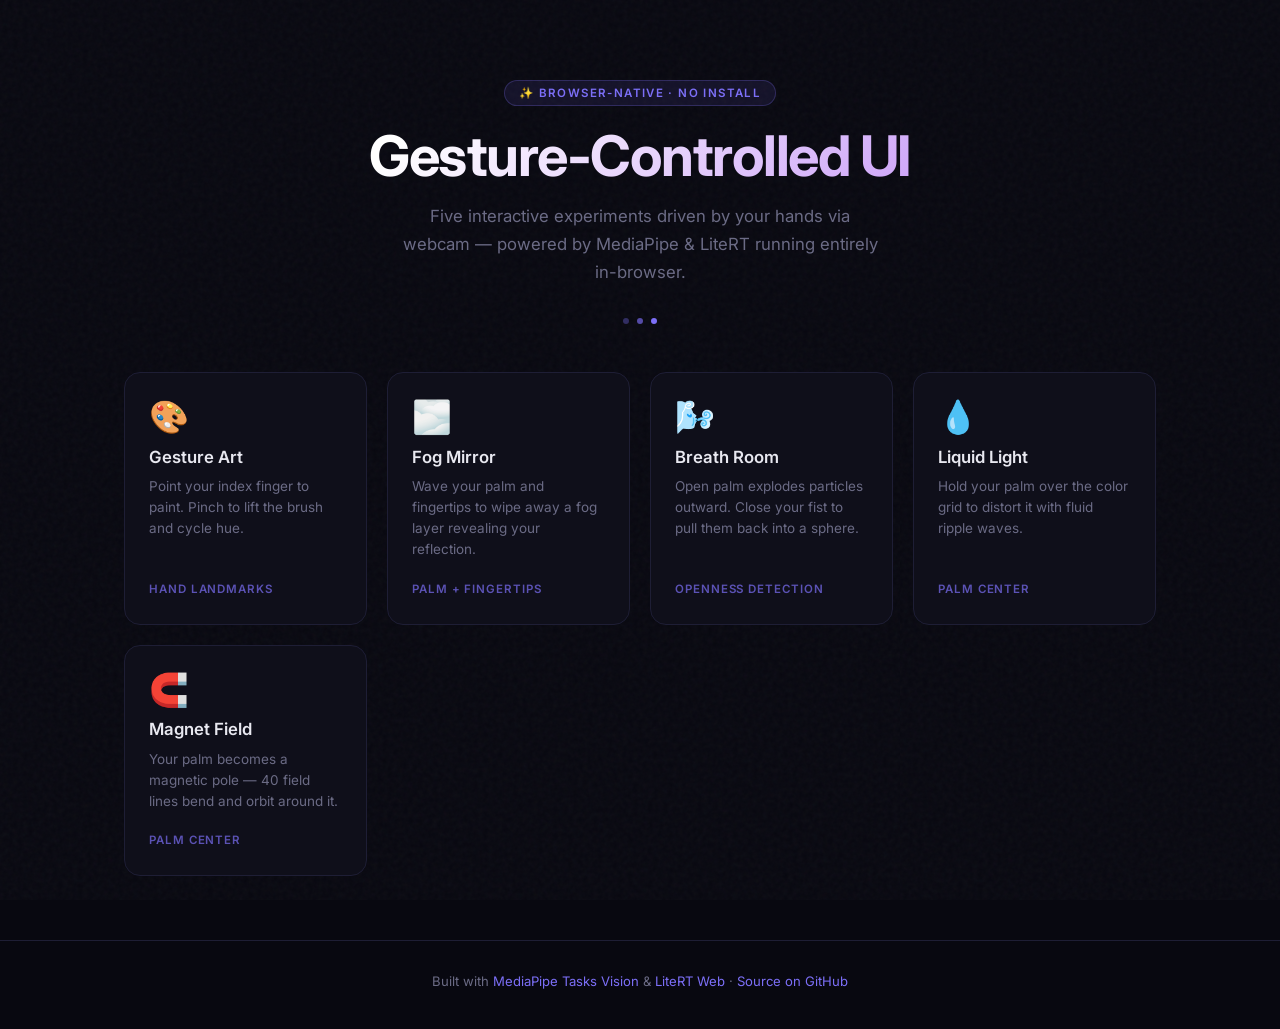
<file: index.html>
<!DOCTYPE html>
<html lang="en">
<head>
  <meta charset="UTF-8" />
  <meta name="viewport" content="width=device-width, initial-scale=1.0" />
  <title>Gesture-Controlled UI</title>
  <link rel="preconnect" href="https://fonts.googleapis.com">
  <link rel="preconnect" href="https://fonts.gstatic.com" crossorigin>
  <link href="https://fonts.googleapis.com/css2?family=Inter:wght@400;500;600;700&display=swap" rel="stylesheet">
  <link rel="stylesheet" href="assets/css/main.css" />
</head>
<body>
  <header class="hero">
    <div class="hero-badge">✨ Browser-native · No install</div>
    <h1>Gesture-Controlled UI</h1>
    <p>Five interactive experiments driven by your hands via webcam — powered by MediaPipe &amp; LiteRT running entirely in-browser.</p>
    <div class="hero-dots"><span></span><span></span><span></span></div>
  </header>

  <main class="experiment-grid">
    <a class="card" href="experiments/gesture-art.html">
      <div class="card-icon">🎨</div>
      <h2>Gesture Art</h2>
      <p>Point your index finger to paint. Pinch to lift the brush and cycle hue.</p>
      <div class="card-tag">Hand Landmarks</div>
    </a>
    <a class="card" href="experiments/fog-mirror.html">
      <div class="card-icon">🌫️</div>
      <h2>Fog Mirror</h2>
      <p>Wave your palm and fingertips to wipe away a fog layer revealing your reflection.</p>
      <div class="card-tag">Palm + Fingertips</div>
    </a>
    <a class="card" href="experiments/breath-room.html">
      <div class="card-icon">🌬️</div>
      <h2>Breath Room</h2>
      <p>Open palm explodes particles outward. Close your fist to pull them back into a sphere.</p>
      <div class="card-tag">Openness Detection</div>
    </a>
    <a class="card" href="experiments/liquid-light.html">
      <div class="card-icon">💧</div>
      <h2>Liquid Light</h2>
      <p>Hold your palm over the color grid to distort it with fluid ripple waves.</p>
      <div class="card-tag">Palm Center</div>
    </a>
    <a class="card" href="experiments/magnet-field.html">
      <div class="card-icon">🧲</div>
      <h2>Magnet Field</h2>
      <p>Your palm becomes a magnetic pole — 40 field lines bend and orbit around it.</p>
      <div class="card-tag">Palm Center</div>
    </a>
  </main>

  <footer>
    Built with <a href="https://developers.google.com/mediapipe" target="_blank">MediaPipe Tasks Vision</a> &amp;
    <a href="https://developers.google.com/edge/litert/web/get_started" target="_blank">LiteRT Web</a> &middot;
    <a href="https://github.com/Lolz365/gesture-controlled-ui" target="_blank">Source on GitHub</a>
  </footer>

  <script>
    // Animated card entrance
    const cards = document.querySelectorAll('.card');
    const io = new IntersectionObserver(entries => {
      entries.forEach((e, i) => {
        if (e.isIntersecting) {
          e.target.style.animation = `fadeUp 0.45s ${i * 0.07}s both ease-out`;
          io.unobserve(e.target);
        }
      });
    }, { threshold: 0.1 });
    cards.forEach(c => io.observe(c));
  </script>
  <style>
    @keyframes fadeUp {
      from { opacity: 0; transform: translateY(22px); }
      to   { opacity: 1; transform: translateY(0); }
    }
  </style>
</body>
</html>
</file>
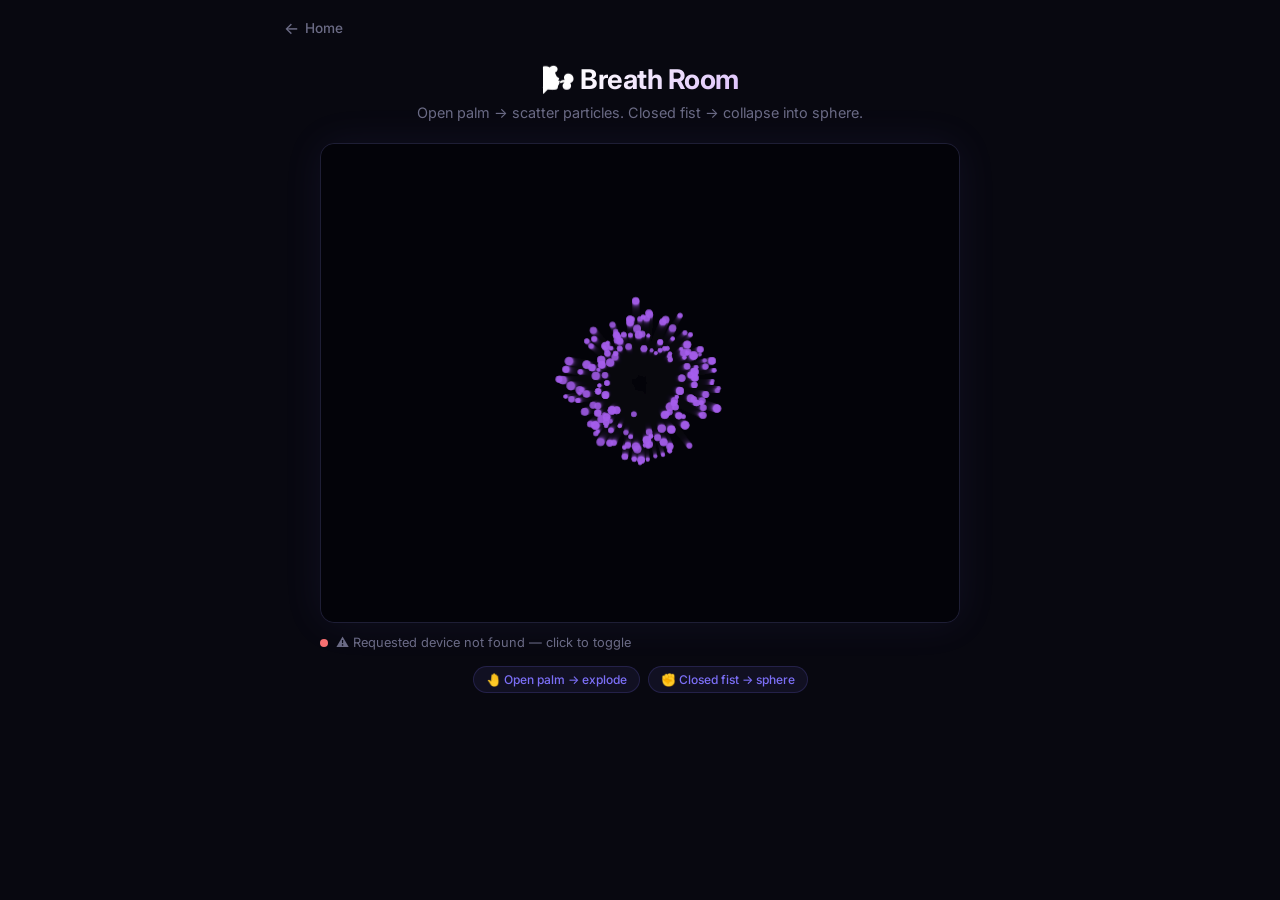
<file: experiments/breath-room.html>
<!DOCTYPE html>
<html lang="en">
<head>
  <meta charset="UTF-8" />
  <meta name="viewport" content="width=device-width, initial-scale=1.0" />
  <title>Breath Room · gesture-controlled-ui</title>
  <link rel="preconnect" href="https://fonts.googleapis.com">
  <link href="https://fonts.googleapis.com/css2?family=Inter:wght@400;500;600;700&display=swap" rel="stylesheet">
  <link rel="stylesheet" href="../assets/css/experiment.css" />
</head>
<body>
  <nav><a href="../index.html">Home</a></nav>
  <div class="exp-header">
    <h1>🌬️ Breath Room</h1>
    <p>Open palm → scatter particles. Closed fist → collapse into sphere.</p>
  </div>

  <div id="stage">
    <video id="webcam" playsinline muted></video>
    <canvas id="canvas" class="layer"></canvas>
  </div>

  <div id="status-bar">
    <div class="status-dot loading" id="dot"></div>
    <span id="status">Loading MediaPipe…</span>
  </div>

  <div class="hints">
    <span class="hint">🤚 Open palm → explode</span>
    <span class="hint">✊ Closed fist → sphere</span>
  </div>

  <script type="module">
    import { startWebcam } from '../assets/js/webcam.js';
    import { initHandTracker, detectHands, palmCenter, handOpenness } from '../assets/js/hand-tracker.js';

    const video  = document.getElementById('webcam');
    const canvas = document.getElementById('canvas');
    const dot    = document.getElementById('dot');
    const status = document.getElementById('status');
    const stage  = document.getElementById('stage');
    const W = stage.offsetWidth || 640, H = stage.offsetHeight || 480;
    canvas.width = W; canvas.height = H;
    video.width = W; video.height = H;
    const ctx = canvas.getContext('2d');
    const COUNT = 180, CX = W/2, CY = H/2;

    const particles = Array.from({length:COUNT},(_,i)=>{
      const a=(i/COUNT)*Math.PI*2, rad=10+Math.random()*20;
      return { x:CX+Math.cos(a)*rad, y:CY+Math.sin(a)*rad, vx:0, vy:0,
               r:1.8+Math.random()*2.5, alpha:0.5+Math.random()*0.45,
               hx:CX+Math.cos(a)*(30+Math.random()*50), hy:CY+Math.sin(a)*(30+Math.random()*50) };
    });

    let palmX=CX, palmY=CY, openness=0.5;
    function setStatus(msg,state){status.textContent=msg;dot.className='status-dot '+state;}

    function runParticles() {
      ctx.fillStyle='rgba(8,8,16,0.18)'; ctx.fillRect(0,0,W,H);
      particles.forEach(p=>{
        if(openness>0.55){
          const dx=p.x-palmX,dy=p.y-palmY,dist=Math.sqrt(dx*dx+dy*dy)||1,force=(openness-0.55)*3.5;
          p.vx+=(dx/dist)*force; p.vy+=(dy/dist)*force;
        } else {
          const force=(0.55-openness)*4.5;
          p.vx+=(p.hx-p.x)*0.015*force; p.vy+=(p.hy-p.y)*0.015*force;
        }
        p.vx*=0.93; p.vy*=0.93; p.x+=p.vx; p.y+=p.vy;
        if(p.x<0)p.x=W; if(p.x>W)p.x=0; if(p.y<0)p.y=H; if(p.y>H)p.y=0;
        const hue=openness>0.55?'200,90%,65%':'270,80%,65%';
        ctx.beginPath(); ctx.arc(p.x,p.y,p.r,0,Math.PI*2);
        ctx.fillStyle=`hsla(${hue},${p.alpha})`; ctx.fill();
      });
    }

    async function main() {
      setStatus('Requesting webcam…','loading');
      await startWebcam(video);
      setStatus('Loading hand model…','loading');
      await initHandTracker();
      setStatus('Ready — show your hand!','ready');
      function loop(){
        const lm=detectHands(video);
        const palm=palmCenter(lm,W,H);
        if(palm){ palmX=W-palm.x; palmY=palm.y; const o=handOpenness(lm,W,H); if(o!==null) openness=openness*0.85+o*0.15; }
        runParticles();
        requestAnimationFrame(loop);
      }
      loop();
    }

    main().catch(err=>{
      setStatus('⚠️ '+err.message+' — click to toggle','error');
      let tog=false;
      canvas.addEventListener('click',()=>{ tog=!tog; openness=tog?1:0; });
      canvas.addEventListener('pointermove',e=>{ const r=canvas.getBoundingClientRect(); palmX=e.clientX-r.left; palmY=e.clientY-r.top; });
      (function loop(){ runParticles(); requestAnimationFrame(loop); })();
    });
  </script>
</body>
</html>
</file>
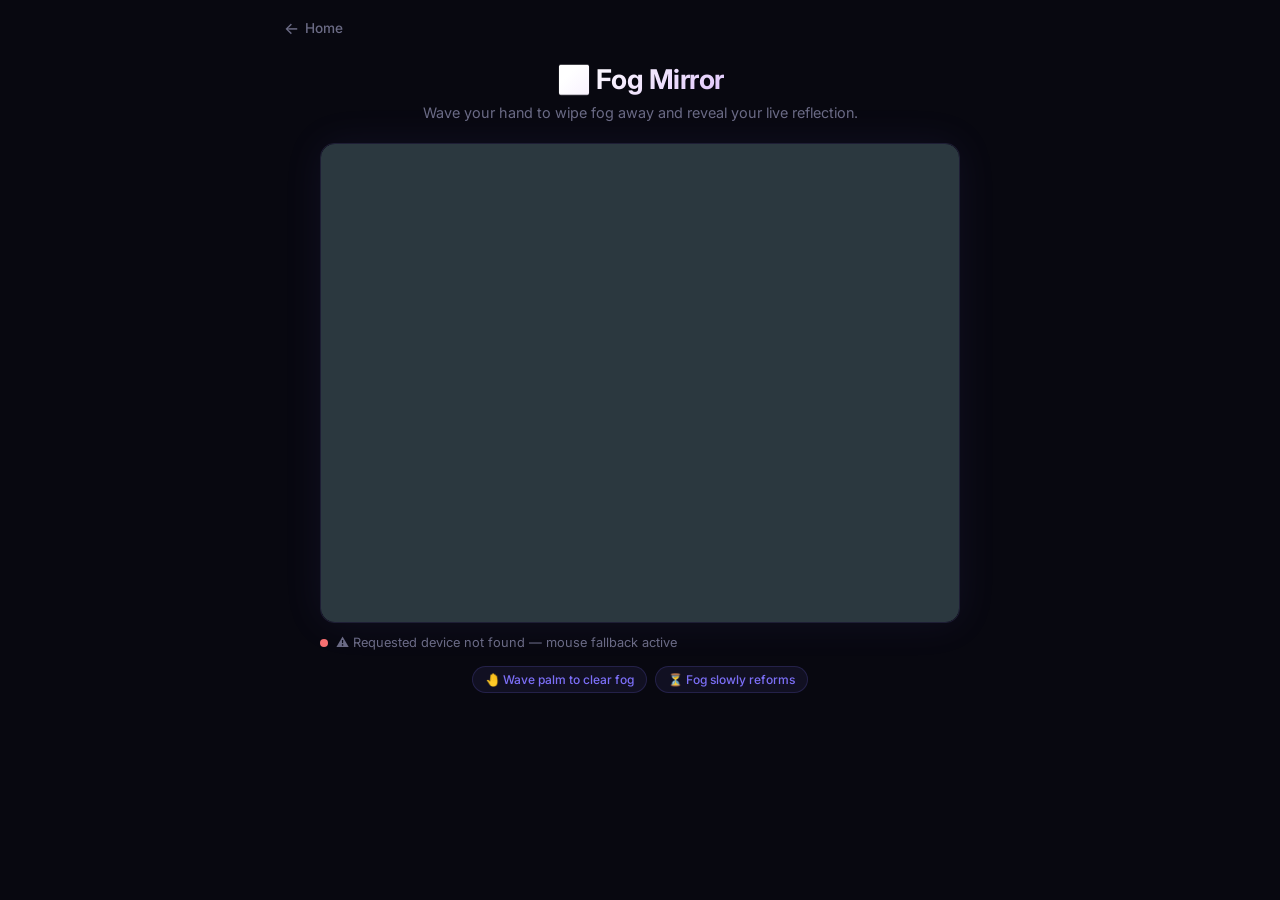
<file: experiments/fog-mirror.html>
<!DOCTYPE html>
<html lang="en">
<head>
  <meta charset="UTF-8" />
  <meta name="viewport" content="width=device-width, initial-scale=1.0" />
  <title>Fog Mirror · gesture-controlled-ui</title>
  <link rel="preconnect" href="https://fonts.googleapis.com">
  <link href="https://fonts.googleapis.com/css2?family=Inter:wght@400;500;600;700&display=swap" rel="stylesheet">
  <link rel="stylesheet" href="../assets/css/experiment.css" />
</head>
<body>
  <nav><a href="../index.html">Home</a></nav>
  <div class="exp-header">
    <h1>🌫️ Fog Mirror</h1>
    <p>Wave your hand to wipe fog away and reveal your live reflection.</p>
  </div>

  <div id="stage">
    <video id="webcam" playsinline muted></video>
    <canvas id="bg" class="layer"></canvas>
    <canvas id="canvas" class="layer"></canvas>
  </div>

  <div id="status-bar">
    <div class="status-dot loading" id="dot"></div>
    <span id="status">Loading MediaPipe…</span>
  </div>

  <div class="hints">
    <span class="hint">🤚 Wave palm to clear fog</span>
    <span class="hint">⏳ Fog slowly reforms</span>
  </div>

  <script type="module">
    import { startWebcam } from '../assets/js/webcam.js';
    import { initHandTracker, detectHands, palmCenter } from '../assets/js/hand-tracker.js';

    const video  = document.getElementById('webcam');
    const bg     = document.getElementById('bg');
    const canvas = document.getElementById('canvas');
    const dot    = document.getElementById('dot');
    const status = document.getElementById('status');
    const stage  = document.getElementById('stage');
    const W = stage.offsetWidth || 640, H = stage.offsetHeight || 480;

    [bg, canvas].forEach(c => { c.width = W; c.height = H; });
    video.width = W; video.height = H;

    const bgCtx = bg.getContext('2d');
    const ctx   = canvas.getContext('2d');

    function setStatus(msg, state) { status.textContent = msg; dot.className = 'status-dot ' + state; }

    async function main() {
      setStatus('Requesting webcam…', 'loading');
      await startWebcam(video);
      setStatus('Loading hand model…', 'loading');
      await initHandTracker();
      setStatus('Ready — wave your hand!', 'ready');

      ctx.fillStyle = 'rgba(140,165,195,0.97)';
      ctx.fillRect(0, 0, W, H);

      function loop() {
        bgCtx.save(); bgCtx.scale(-1,1); bgCtx.drawImage(video,-W,0,W,H); bgCtx.restore();
        ctx.fillStyle = 'rgba(140,165,195,0.016)'; ctx.fillRect(0,0,W,H);
        const lm = detectHands(video);
        const palm = palmCenter(lm, W, H);
        if (palm) {
          wipe(W - palm.x, palm.y, 60);
          [4,8,12,16,20].forEach(id => { if(lm[id]) wipe(W - lm[id].x*W, lm[id].y*H, 24); });
        }
        requestAnimationFrame(loop);
      }
      loop();
    }

    function wipe(x, y, r = 42) {
      ctx.globalCompositeOperation = 'destination-out';
      const g = ctx.createRadialGradient(x,y,0,x,y,r);
      g.addColorStop(0,'rgba(0,0,0,1)'); g.addColorStop(1,'rgba(0,0,0,0)');
      ctx.fillStyle = g;
      ctx.beginPath(); ctx.arc(x,y,r,0,Math.PI*2); ctx.fill();
      ctx.globalCompositeOperation = 'source-over';
    }

    main().catch(err => {
      setStatus('⚠️ ' + err.message + ' — mouse fallback active', 'error');
      canvas.addEventListener('pointermove', e => { const r=canvas.getBoundingClientRect(); wipe(e.clientX-r.left,e.clientY-r.top); });
      setInterval(()=>{ ctx.fillStyle='rgba(140,165,195,0.016)'; ctx.fillRect(0,0,W,H); },50);
    });
  </script>
</body>
</html>
</file>
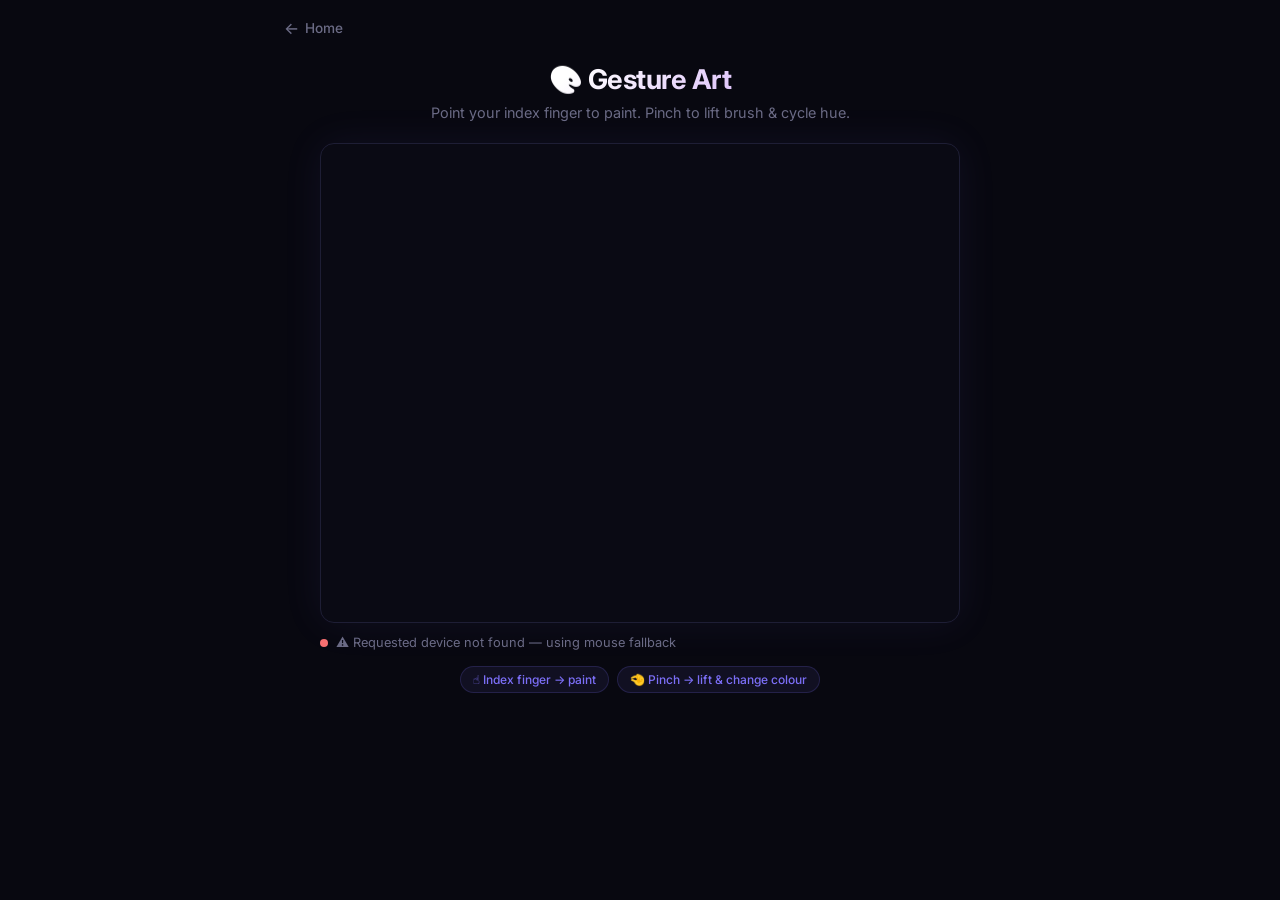
<file: experiments/gesture-art.html>
<!DOCTYPE html>
<html lang="en">
<head>
  <meta charset="UTF-8" />
  <meta name="viewport" content="width=device-width, initial-scale=1.0" />
  <title>Gesture Art · gesture-controlled-ui</title>
  <link rel="preconnect" href="https://fonts.googleapis.com">
  <link href="https://fonts.googleapis.com/css2?family=Inter:wght@400;500;600;700&display=swap" rel="stylesheet">
  <link rel="stylesheet" href="../assets/css/experiment.css" />
</head>
<body>
  <nav><a href="../index.html">Home</a></nav>
  <div class="exp-header">
    <h1>🎨 Gesture Art</h1>
    <p>Point your index finger to paint. Pinch to lift brush &amp; cycle hue.</p>
  </div>

  <div id="stage">
    <video id="webcam" playsinline muted></video>
    <canvas id="canvas"></canvas>
  </div>

  <div id="status-bar">
    <div class="status-dot loading" id="dot"></div>
    <span id="status">Loading MediaPipe…</span>
  </div>

  <div class="hints">
    <span class="hint">☝️ Index finger → paint</span>
    <span class="hint">🤏 Pinch → lift &amp; change colour</span>
  </div>

  <script type="module">
    import { startWebcam } from '../assets/js/webcam.js';
    import { initHandTracker, detectHands, indexTip, isPinching } from '../assets/js/hand-tracker.js';

    const video  = document.getElementById('webcam');
    const canvas = document.getElementById('canvas');
    const dot    = document.getElementById('dot');
    const status = document.getElementById('status');

    // Size canvas to stage
    const stage = document.getElementById('stage');
    const W = stage.offsetWidth  || 640;
    const H = stage.offsetHeight || 480;
    canvas.width = W; canvas.height = H;
    video.width  = W; video.height  = H;

    const ctx = canvas.getContext('2d');
    let lastX = null, lastY = null, hue = 0;

    function setStatus(msg, state = 'loading') {
      status.textContent = msg;
      dot.className = 'status-dot ' + state;
    }

    async function main() {
      setStatus('Requesting webcam…', 'loading');
      await startWebcam(video);
      setStatus('Loading hand model…', 'loading');
      await initHandTracker();
      setStatus('Ready — point your finger!', 'ready');

      function loop() {
        ctx.save();
        ctx.scale(-1, 1);
        ctx.drawImage(video, -W, 0, W, H);
        ctx.restore();

        const lm = detectHands(video);
        const tip = indexTip(lm, W, H);
        if (tip) {
          const mx = W - tip.x;
          if (isPinching(lm, W, H)) {
            hue = (hue + 8) % 360;
            lastX = null;
          } else {
            paint(mx, tip.y);
          }
          lm.forEach(l => {
            ctx.beginPath();
            ctx.arc(W - l.x * W, l.y * H, 3, 0, Math.PI * 2);
            ctx.fillStyle = 'rgba(255,255,255,0.4)';
            ctx.fill();
          });
        } else { lastX = null; }
        requestAnimationFrame(loop);
      }
      loop();
    }

    function paint(x, y) {
      ctx.strokeStyle = `hsl(${hue},90%,60%)`;
      ctx.lineWidth = 5; ctx.lineCap = 'round';
      ctx.beginPath();
      if (lastX !== null) ctx.moveTo(lastX, lastY); else ctx.moveTo(x, y);
      ctx.lineTo(x, y); ctx.stroke();
      lastX = x; lastY = y;
    }

    main().catch(err => {
      setStatus('⚠️ ' + err.message + ' — using mouse fallback', 'error');
      canvas.addEventListener('pointermove', e => {
        const r = canvas.getBoundingClientRect();
        paint(e.clientX - r.left, e.clientY - r.top);
      });
      canvas.addEventListener('pointerleave', () => { lastX = null; });
      // still draw video
      (function vloop() { ctx.save(); ctx.scale(-1,1); ctx.drawImage(video,-W,0,W,H); ctx.restore(); requestAnimationFrame(vloop); })();
    });
  </script>
</body>
</html>
</file>
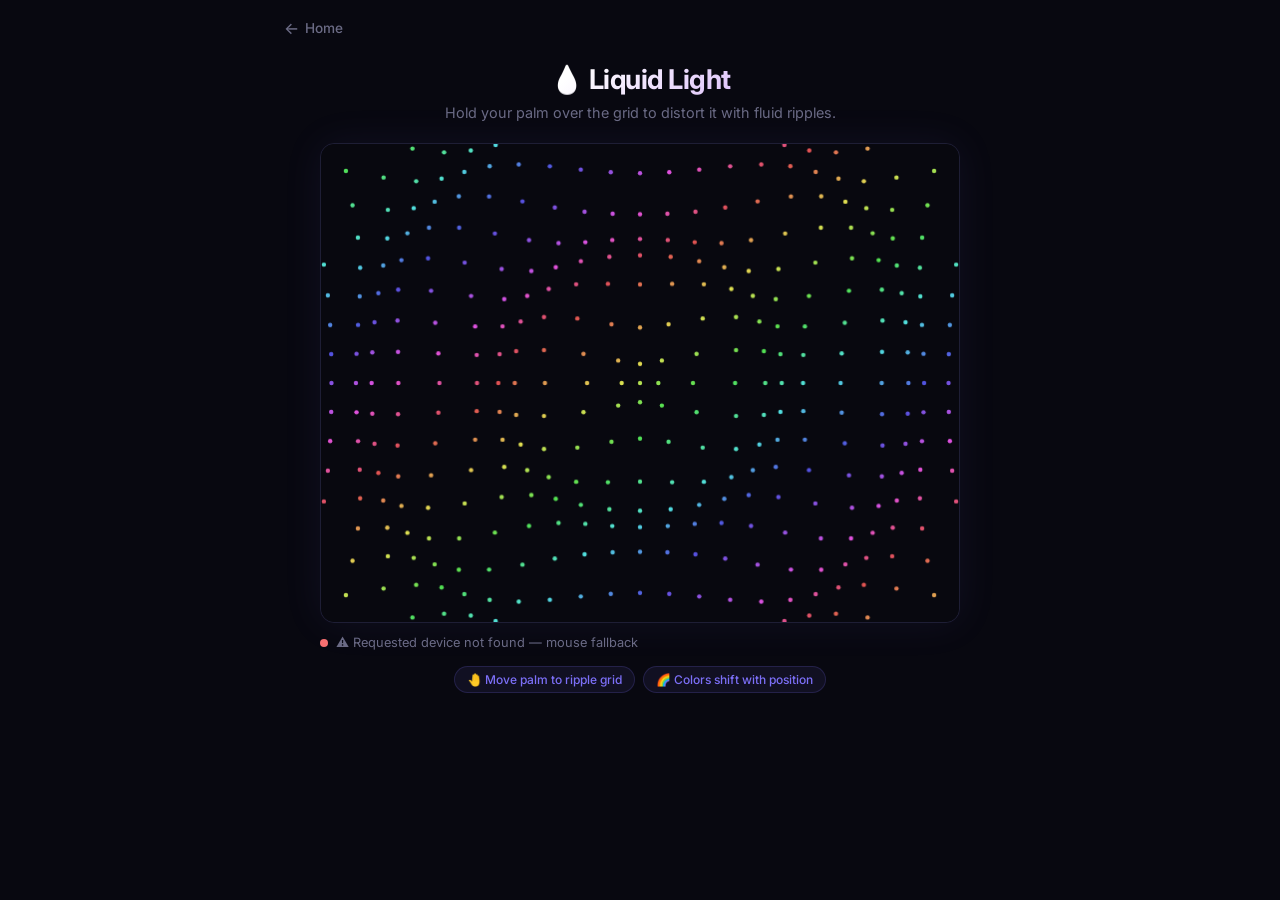
<file: experiments/liquid-light.html>
<!DOCTYPE html>
<html lang="en">
<head>
  <meta charset="UTF-8" />
  <meta name="viewport" content="width=device-width, initial-scale=1.0" />
  <title>Liquid Light · gesture-controlled-ui</title>
  <link rel="preconnect" href="https://fonts.googleapis.com">
  <link href="https://fonts.googleapis.com/css2?family=Inter:wght@400;500;600;700&display=swap" rel="stylesheet">
  <link rel="stylesheet" href="../assets/css/experiment.css" />
</head>
<body>
  <nav><a href="../index.html">Home</a></nav>
  <div class="exp-header">
    <h1>💧 Liquid Light</h1>
    <p>Hold your palm over the grid to distort it with fluid ripples.</p>
  </div>

  <div id="stage">
    <video id="webcam" playsinline muted></video>
    <canvas id="canvas" class="layer"></canvas>
  </div>

  <div id="status-bar">
    <div class="status-dot loading" id="dot"></div>
    <span id="status">Loading MediaPipe…</span>
  </div>

  <div class="hints">
    <span class="hint">🤚 Move palm to ripple grid</span>
    <span class="hint">🌈 Colors shift with position</span>
  </div>

  <script type="module">
    import { startWebcam } from '../assets/js/webcam.js';
    import { initHandTracker, detectHands, palmCenter } from '../assets/js/hand-tracker.js';

    const video  = document.getElementById('webcam');
    const canvas = document.getElementById('canvas');
    const dot    = document.getElementById('dot');
    const status = document.getElementById('status');
    const stage  = document.getElementById('stage');
    const W = stage.offsetWidth||640, H = stage.offsetHeight||480;
    canvas.width=W; canvas.height=H; video.width=W; video.height=H;
    const ctx=canvas.getContext('2d');
    const COLS=22,ROWS=16,cw=W/COLS,ch=H/ROWS;
    let mx=W/2,my=H/2,t=0;

    function setStatus(msg,state){status.textContent=msg;dot.className='status-dot '+state;}

    function drawGrid(){
      ctx.clearRect(0,0,W,H); ctx.fillStyle='#08080f'; ctx.fillRect(0,0,W,H);
      for(let c=0;c<=COLS;c++) for(let r=0;r<=ROWS;r++){
        const bx=c*cw,by=r*ch,dx=bx-mx,dy=by-my,dist=Math.sqrt(dx*dx+dy*dy)||1;
        const rip=Math.sin(dist*0.045-t)*11;
        const x=bx+(dx/dist)*rip, y=by+(dy/dist)*rip;
        const hue=(c*16+r*22+t*28)%360;
        ctx.fillStyle=`hsl(${hue},70%,60%)`;
        ctx.beginPath(); ctx.arc(x,y,2.2,0,Math.PI*2); ctx.fill();
      }
      t+=0.05;
    }

    async function main(){
      setStatus('Requesting webcam…','loading');
      await startWebcam(video);
      setStatus('Loading hand model…','loading');
      await initHandTracker();
      setStatus('Ready — hold your palm up!','ready');
      function loop(){
        const lm=detectHands(video);
        const palm=palmCenter(lm,W,H);
        if(palm){mx=W-palm.x; my=palm.y;}
        drawGrid(); requestAnimationFrame(loop);
      }
      loop();
    }

    main().catch(err=>{
      setStatus('⚠️ '+err.message+' — mouse fallback','error');
      canvas.addEventListener('pointermove',e=>{const r=canvas.getBoundingClientRect();mx=e.clientX-r.left;my=e.clientY-r.top;});
      (function loop(){drawGrid();requestAnimationFrame(loop);})();
    });
  </script>
</body>
</html>
</file>
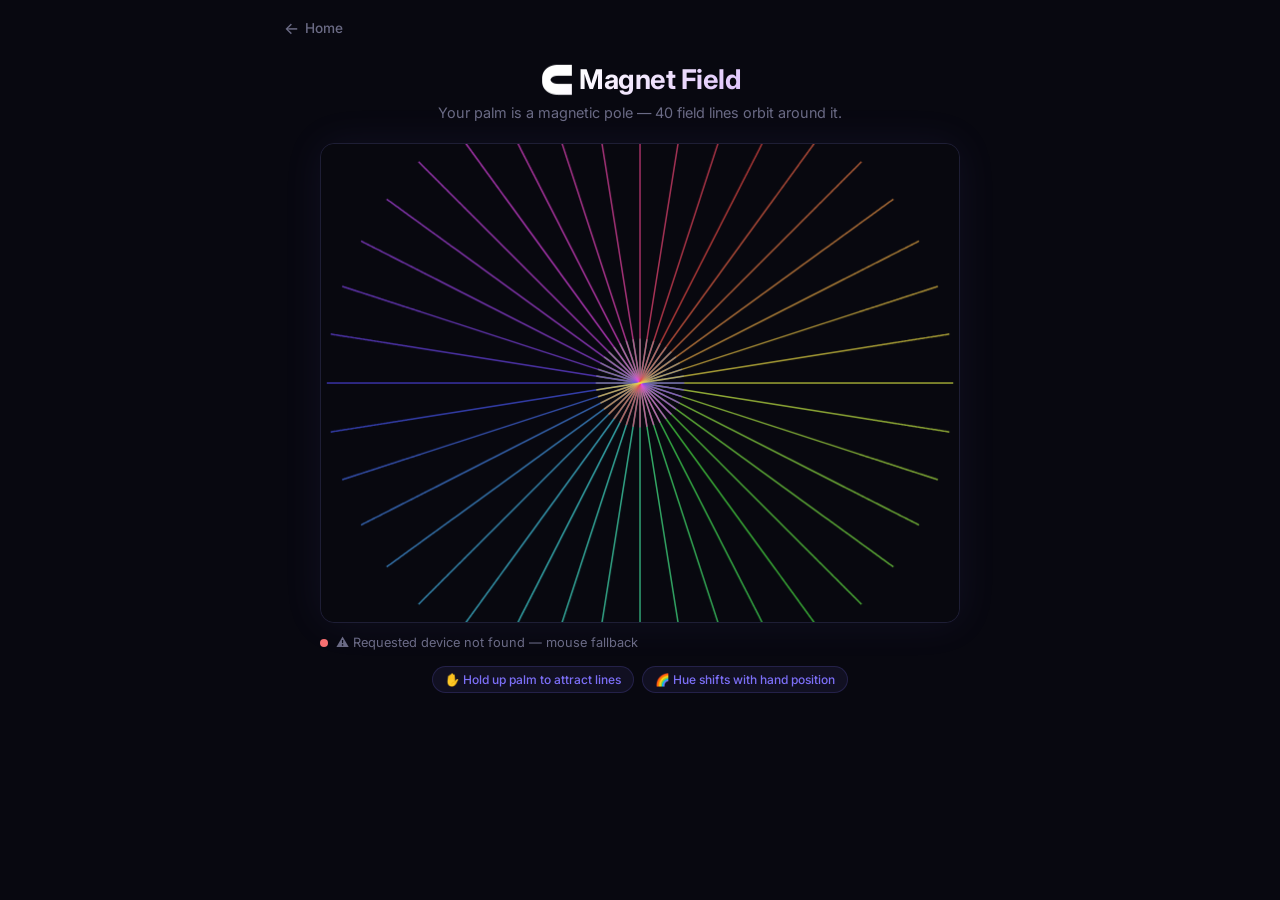
<file: experiments/magnet-field.html>
<!DOCTYPE html>
<html lang="en">
<head>
  <meta charset="UTF-8" />
  <meta name="viewport" content="width=device-width, initial-scale=1.0" />
  <title>Magnet Field · gesture-controlled-ui</title>
  <link rel="preconnect" href="https://fonts.googleapis.com">
  <link href="https://fonts.googleapis.com/css2?family=Inter:wght@400;500;600;700&display=swap" rel="stylesheet">
  <link rel="stylesheet" href="../assets/css/experiment.css" />
</head>
<body>
  <nav><a href="../index.html">Home</a></nav>
  <div class="exp-header">
    <h1>🧲 Magnet Field</h1>
    <p>Your palm is a magnetic pole — 40 field lines orbit around it.</p>
  </div>

  <div id="stage">
    <video id="webcam" playsinline muted></video>
    <canvas id="canvas" class="layer"></canvas>
  </div>

  <div id="status-bar">
    <div class="status-dot loading" id="dot"></div>
    <span id="status">Loading MediaPipe…</span>
  </div>

  <div class="hints">
    <span class="hint">✋ Hold up palm to attract lines</span>
    <span class="hint">🌈 Hue shifts with hand position</span>
  </div>

  <script type="module">
    import { startWebcam } from '../assets/js/webcam.js';
    import { initHandTracker, detectHands, palmCenter } from '../assets/js/hand-tracker.js';

    const video  = document.getElementById('webcam');
    const canvas = document.getElementById('canvas');
    const dot    = document.getElementById('dot');
    const status = document.getElementById('status');
    const stage  = document.getElementById('stage');
    const W=stage.offsetWidth||640, H=stage.offsetHeight||480;
    canvas.width=W; canvas.height=H; video.width=W; video.height=H;
    const ctx=canvas.getContext('2d');
    const LINES=40;
    let mx=W/2,my=H/2;

    function setStatus(msg,state){status.textContent=msg;dot.className='status-dot '+state;}

    function drawField(){
      ctx.clearRect(0,0,W,H); ctx.fillStyle='#08080f'; ctx.fillRect(0,0,W,H);
      for(let i=0;i<LINES;i++){
        const angle=(i/LINES)*Math.PI*2;
        let x=mx+Math.cos(angle)*12, y=my+Math.sin(angle)*12;
        ctx.beginPath(); ctx.moveTo(x,y);
        for(let s=0;s<100;s++){
          const dx=x-mx,dy=y-my,d2=dx*dx+dy*dy||1;
          x+=(-dx/d2*600)*0.5+Math.cos(angle)*2.2;
          y+=(-dy/d2*600)*0.5+Math.sin(angle)*2.2;
          ctx.lineTo(x,y);
          if(x<0||x>W||y<0||y>H)break;
        }
        ctx.strokeStyle=`hsla(${(i/LINES*360+mx*0.2)%360},80%,60%,0.7)`;
        ctx.lineWidth=1.5; ctx.stroke();
      }
    }

    async function main(){
      setStatus('Requesting webcam…','loading');
      await startWebcam(video);
      setStatus('Loading hand model…','loading');
      await initHandTracker();
      setStatus('Ready — hold your palm up!','ready');
      function loop(){
        const lm=detectHands(video);
        const palm=palmCenter(lm,W,H);
        if(palm){mx=W-palm.x; my=palm.y;}
        drawField(); requestAnimationFrame(loop);
      }
      loop();
    }

    main().catch(err=>{
      setStatus('⚠️ '+err.message+' — mouse fallback','error');
      canvas.addEventListener('pointermove',e=>{const r=canvas.getBoundingClientRect();mx=e.clientX-r.left;my=e.clientY-r.top;});
      (function loop(){drawField();requestAnimationFrame(loop);})();
    });
  </script>
</body>
</html>
</file>
<file: assets/css/main.css>
/* === Reset === */
*, *::before, *::after { box-sizing: border-box; margin: 0; padding: 0; }

/* === Tokens === */
:root {
  --bg: #080810;
  --surface: #0f0f1a;
  --surface2: #16162a;
  --border: #1e1e35;
  --accent: #7c6ff7;
  --accent2: #b06ef5;
  --text: #e8e8f0;
  --muted: #6b6b85;
  --radius: 16px;
  --glow: 0 0 28px rgba(124,111,247,0.18);
}

/* === Base === */
html { scroll-behavior: smooth; }
body {
  font-family: 'Inter', 'Segoe UI', system-ui, sans-serif;
  background: var(--bg);
  color: var(--text);
  min-height: 100vh;
  display: flex;
  flex-direction: column;
  overflow-x: hidden;
}

/* === Noise texture overlay === */
body::before {
  content: '';
  position: fixed;
  inset: 0;
  background-image: url("data:image/svg+xml,%3Csvg viewBox='0 0 200 200' xmlns='http://www.w3.org/2000/svg'%3E%3Cfilter id='n'%3E%3CfeTurbulence type='fractalNoise' baseFrequency='0.9' numOctaves='4' stitchTiles='stitch'/%3E%3C/filter%3E%3Crect width='100%25' height='100%25' filter='url(%23n)' opacity='0.04'/%3E%3C/svg%3E");
  pointer-events: none;
  z-index: 0;
}

/* === Hero === */
.hero {
  position: relative;
  text-align: center;
  padding: 5rem 1.5rem 3rem;
  z-index: 1;
}

.hero-badge {
  display: inline-block;
  font-size: 0.72rem;
  font-weight: 600;
  letter-spacing: 0.12em;
  text-transform: uppercase;
  color: var(--accent);
  background: rgba(124,111,247,0.1);
  border: 1px solid rgba(124,111,247,0.25);
  border-radius: 100px;
  padding: 0.3rem 0.85rem;
  margin-bottom: 1.25rem;
}

.hero h1 {
  font-size: clamp(2rem, 5vw, 3.5rem);
  font-weight: 700;
  letter-spacing: -1.5px;
  line-height: 1.1;
  background: linear-gradient(135deg, #fff 30%, var(--accent2) 100%);
  -webkit-background-clip: text;
  -webkit-text-fill-color: transparent;
  background-clip: text;
  margin-bottom: 1rem;
}

.hero p {
  color: var(--muted);
  font-size: 1.05rem;
  max-width: 480px;
  margin: 0 auto 2rem;
  line-height: 1.65;
}

.hero-dots {
  display: flex;
  justify-content: center;
  gap: 0.5rem;
  margin-bottom: 0;
}
.hero-dots span {
  width: 6px; height: 6px;
  border-radius: 50%;
  background: var(--accent);
  opacity: 0.35;
}
.hero-dots span:nth-child(2) { opacity: 0.65; }
.hero-dots span:nth-child(3) { opacity: 1; }

/* === Grid === */
.experiment-grid {
  display: grid;
  grid-template-columns: repeat(auto-fill, minmax(240px, 1fr));
  gap: 1.25rem;
  max-width: 1080px;
  margin: 0 auto 4rem;
  padding: 0 1.5rem;
  flex: 1;
  position: relative;
  z-index: 1;
}

/* === Card === */
.card {
  background: var(--surface);
  border: 1px solid var(--border);
  border-radius: var(--radius);
  padding: 1.75rem 1.5rem;
  text-decoration: none;
  color: inherit;
  display: flex;
  flex-direction: column;
  gap: 0.6rem;
  position: relative;
  overflow: hidden;
  transition: border-color 0.25s, transform 0.2s, box-shadow 0.25s;
}

.card::before {
  content: '';
  position: absolute;
  inset: 0;
  background: radial-gradient(circle at 60% 0%, rgba(124,111,247,0.08) 0%, transparent 65%);
  opacity: 0;
  transition: opacity 0.3s;
}

.card:hover {
  border-color: rgba(124,111,247,0.5);
  transform: translateY(-4px);
  box-shadow: var(--glow);
}
.card:hover::before { opacity: 1; }

.card-icon {
  font-size: 2rem;
  line-height: 1;
  margin-bottom: 0.25rem;
}

.card h2 {
  font-size: 1.05rem;
  font-weight: 600;
  color: var(--text);
}

.card p {
  font-size: 0.845rem;
  color: var(--muted);
  line-height: 1.55;
}

.card-tag {
  margin-top: auto;
  padding-top: 0.75rem;
  font-size: 0.72rem;
  font-weight: 600;
  letter-spacing: 0.08em;
  text-transform: uppercase;
  color: var(--accent);
  opacity: 0.7;
}

/* === Footer === */
footer {
  position: relative;
  z-index: 1;
  text-align: center;
  padding: 2rem 1rem 2.5rem;
  color: var(--muted);
  font-size: 0.82rem;
  border-top: 1px solid var(--border);
}
footer a { color: var(--accent); text-decoration: none; }
footer a:hover { text-decoration: underline; }
</file>
<file: assets/css/experiment.css>
/* === Reset & Tokens === */
*, *::before, *::after { box-sizing: border-box; margin: 0; padding: 0; }

:root {
  --bg: #080810;
  --surface: #0f0f1a;
  --border: #1e1e35;
  --accent: #7c6ff7;
  --accent2: #b06ef5;
  --text: #e8e8f0;
  --muted: #6b6b85;
  --radius: 14px;
}

html, body {
  height: 100%;
  font-family: 'Inter', 'Segoe UI', system-ui, sans-serif;
  background: var(--bg);
  color: var(--text);
}

body {
  display: flex;
  flex-direction: column;
  align-items: center;
  min-height: 100vh;
  padding-bottom: 3rem;
}

/* === Nav === */
nav {
  width: 100%;
  max-width: 760px;
  padding: 1.1rem 1.5rem;
  display: flex;
  align-items: center;
  gap: 0.6rem;
}

nav a {
  display: inline-flex;
  align-items: center;
  gap: 0.35rem;
  color: var(--muted);
  text-decoration: none;
  font-size: 0.85rem;
  font-weight: 500;
  transition: color 0.18s;
}
nav a:hover { color: var(--accent); }

nav a::before { content: '\2190'; font-size: 1rem; }

/* === Header === */
.exp-header {
  text-align: center;
  padding: 0.5rem 1rem 1.25rem;
  width: 100%;
  max-width: 760px;
}

.exp-header h1 {
  font-size: 1.7rem;
  font-weight: 700;
  letter-spacing: -0.5px;
  background: linear-gradient(135deg, #fff 40%, var(--accent2) 100%);
  -webkit-background-clip: text;
  -webkit-text-fill-color: transparent;
  background-clip: text;
}

.exp-header p {
  color: var(--muted);
  font-size: 0.9rem;
  margin-top: 0.35rem;
  line-height: 1.5;
}

/* === Stage === */
#stage {
  position: relative;
  width: 640px;
  max-width: calc(100vw - 2rem);
  aspect-ratio: 4/3;
  border-radius: var(--radius);
  overflow: hidden;
  border: 1px solid var(--border);
  box-shadow: 0 0 40px rgba(124,111,247,0.08);
  background: #0a0a14;
}

#stage video,
#stage canvas,
#stage .layer {
  position: absolute;
  top: 0; left: 0;
  width: 100%; height: 100%;
  border-radius: var(--radius);
}

#webcam { opacity: 0; pointer-events: none; }

/* === Status bar === */
#status-bar {
  margin-top: 0.75rem;
  width: 640px;
  max-width: calc(100vw - 2rem);
  display: flex;
  align-items: center;
  gap: 0.5rem;
  font-size: 0.8rem;
  color: var(--muted);
}

.status-dot {
  width: 8px; height: 8px;
  border-radius: 50%;
  background: var(--muted);
  flex-shrink: 0;
  transition: background 0.3s;
}
.status-dot.ready { background: #4ade80; box-shadow: 0 0 8px #4ade8088; }
.status-dot.error { background: #f87171; }
.status-dot.loading { background: var(--accent); animation: pulse 1s infinite; }

@keyframes pulse {
  0%, 100% { opacity: 1; } 50% { opacity: 0.35; }
}

/* === Hint chips === */
.hints {
  margin-top: 1rem;
  display: flex;
  flex-wrap: wrap;
  gap: 0.5rem;
  justify-content: center;
  width: 640px;
  max-width: calc(100vw - 2rem);
}

.hint {
  display: inline-flex;
  align-items: center;
  gap: 0.3rem;
  font-size: 0.75rem;
  font-weight: 500;
  color: var(--accent);
  background: rgba(124,111,247,0.08);
  border: 1px solid rgba(124,111,247,0.18);
  border-radius: 100px;
  padding: 0.3rem 0.75rem;
}
</file>
